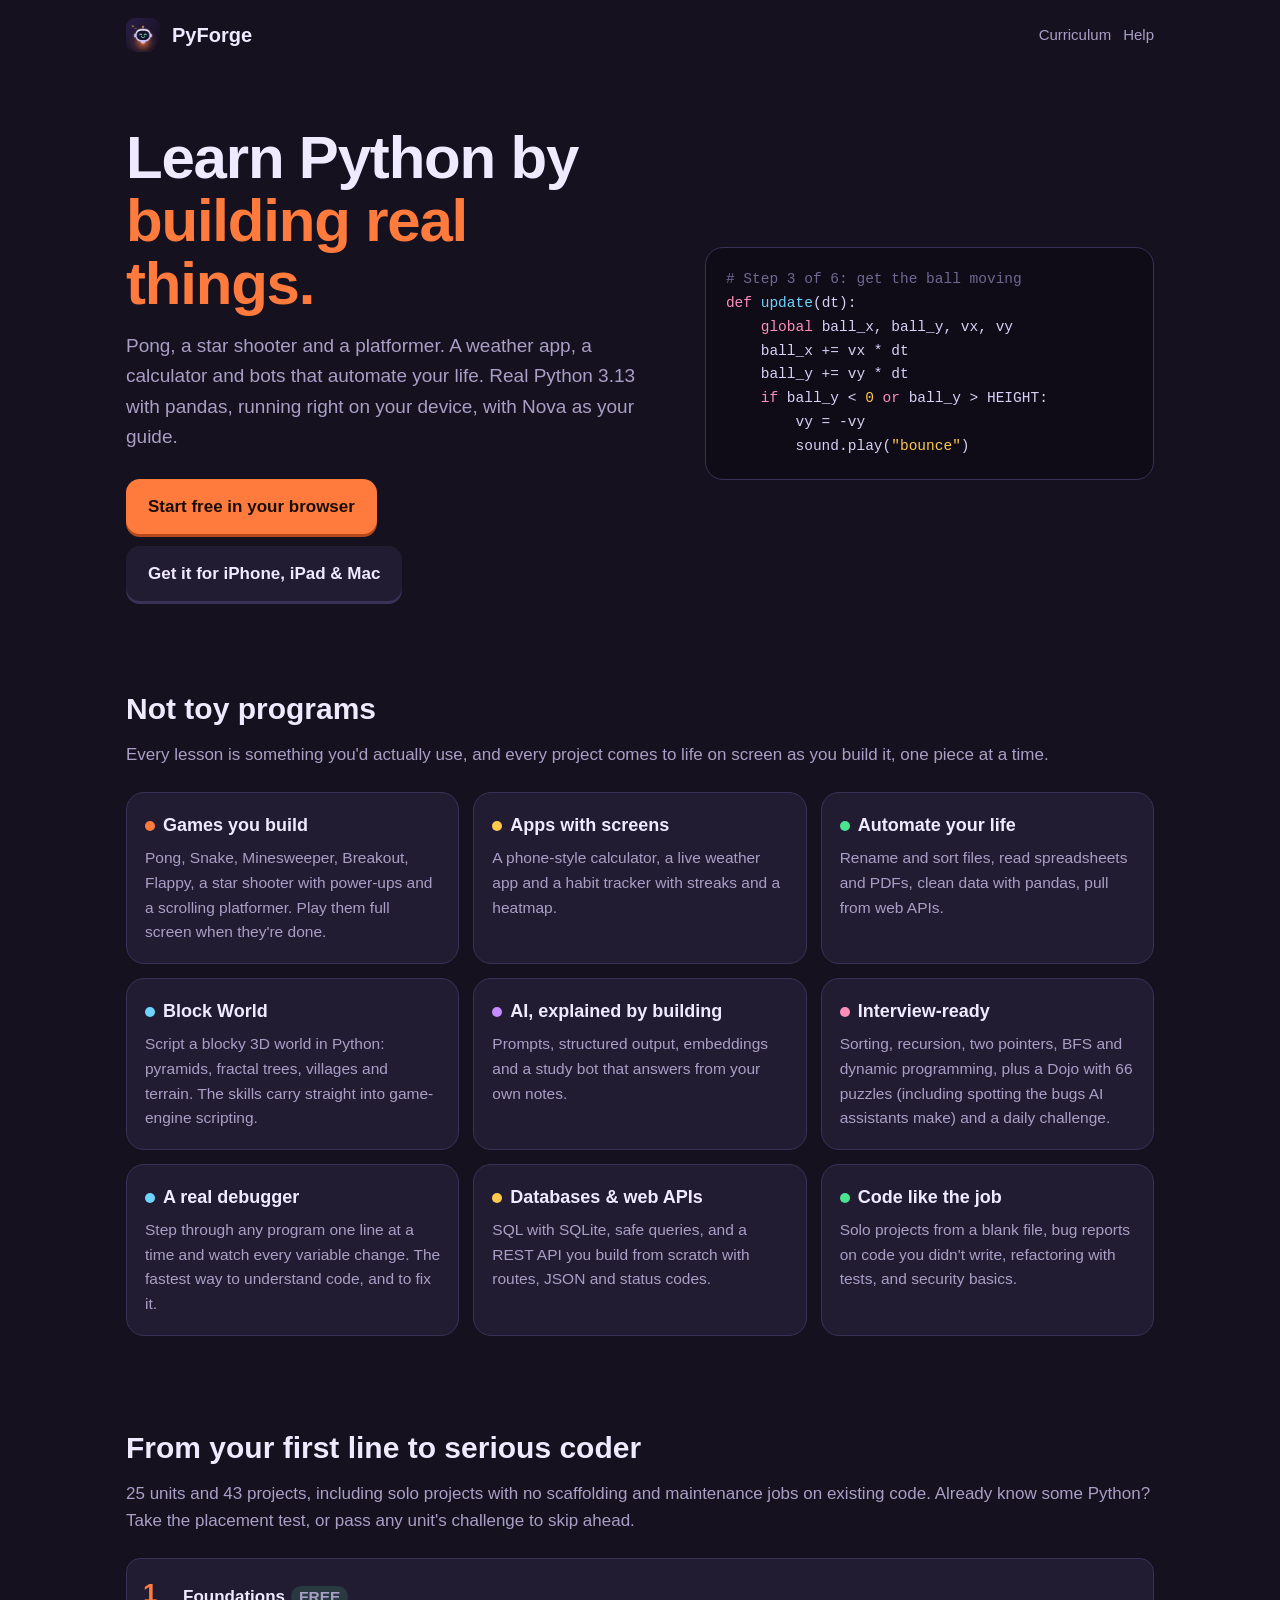
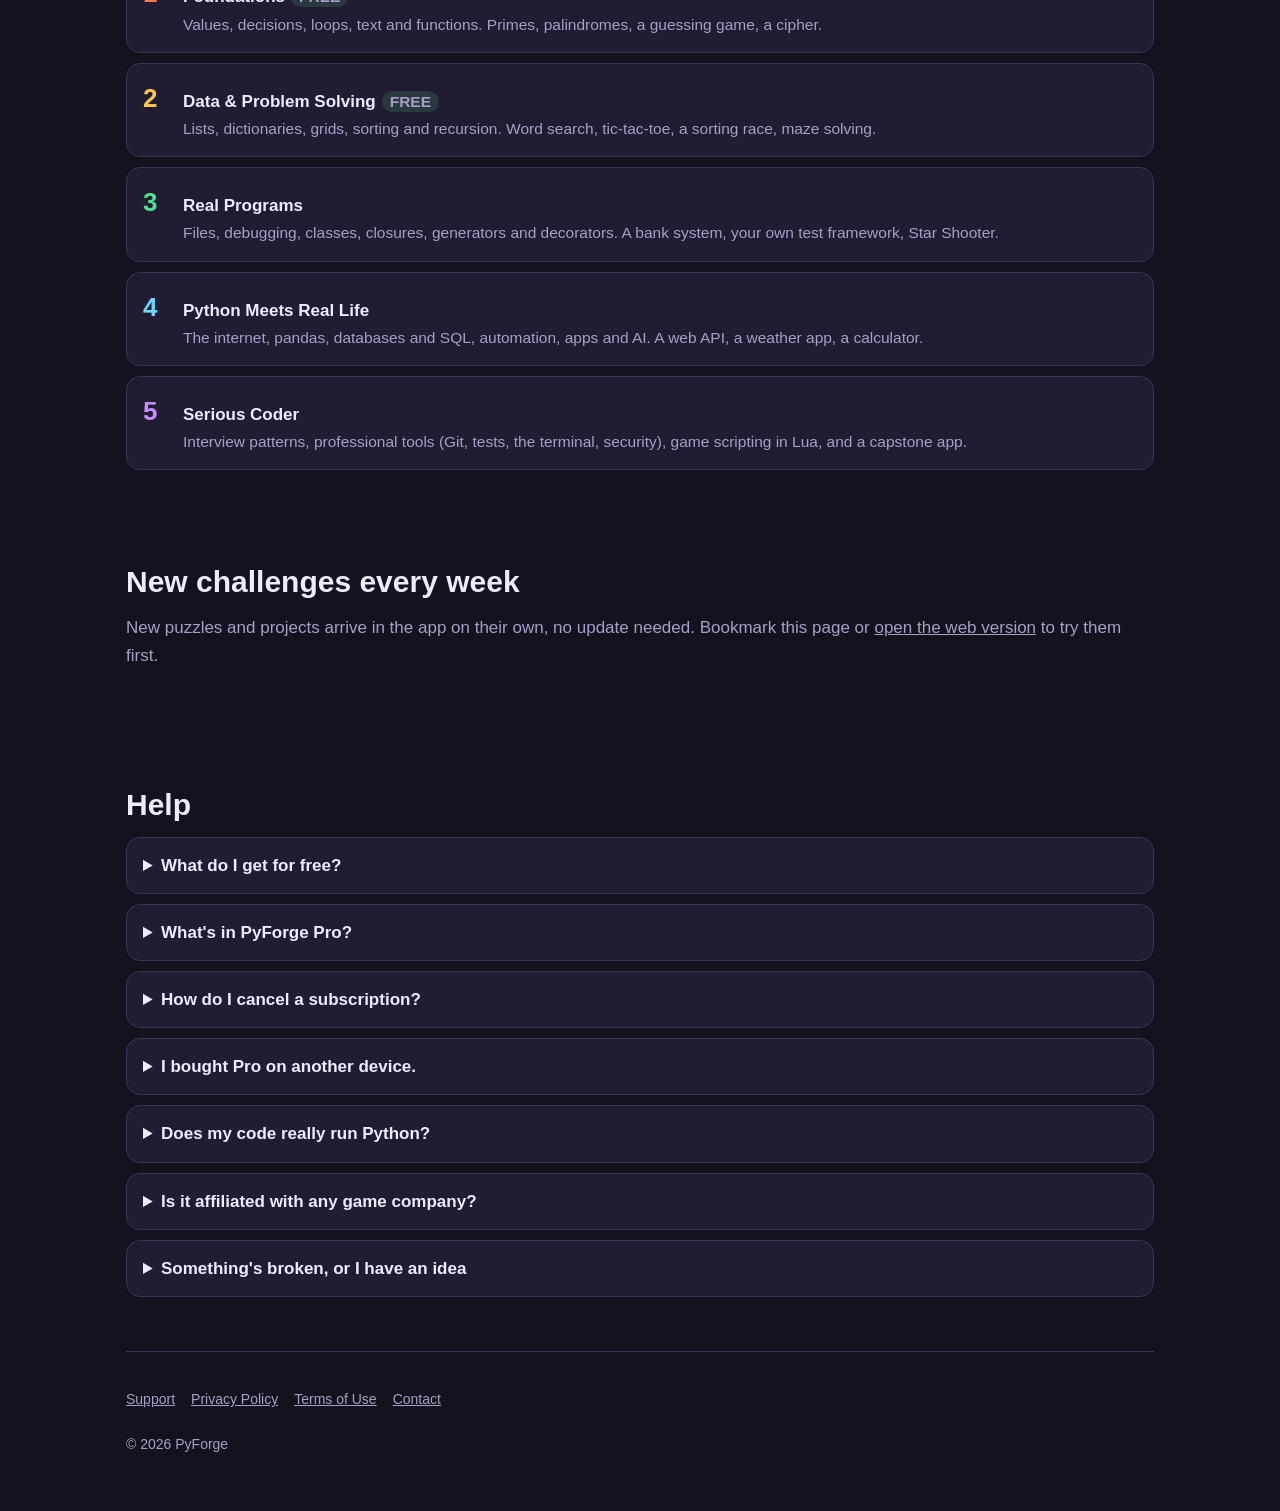
<file: index.html>
<!doctype html>
<html lang="en">
<head>
<meta charset="utf-8">
<meta name="viewport" content="width=device-width, initial-scale=1">
<title>PyForge</title>
<meta name="description" content="Learn real Python by building games, apps, automations and AI tools. Free in your browser, and on iPhone, iPad and Mac.">
<link rel="icon" href="icon.png">
<style>
  :root { --bg: #15111f; --bg2: #1b1628; --panel: #221c33; --line: #3a3256; --ink: #efeaff; --muted: #a99fc6; --ember: #ff7a3d; --gold: #ffc94d; --ice: #6fd3ff; --leaf: #4be38f; --violet: #c58bff; }
  * { box-sizing: border-box; }
  body { margin: 0; background: var(--bg); color: var(--ink); font: 17px/1.6 -apple-system, BlinkMacSystemFont, "Segoe UI", sans-serif; }
  a { color: inherit; }
  .wrap { max-width: 1060px; margin: 0 auto; padding: 0 16px; }
  nav { display: flex; align-items: center; gap: 12px; padding: 18px 0; }
  nav img { width: 34px; height: 34px; border-radius: 9px; }
  nav b { font-size: 20px; flex: 1; }
  nav a { color: var(--muted); text-decoration: none; font-size: 15px; }
  .hero { padding: 56px 0 40px; display: grid; grid-template-columns: 1.2fr 1fr; gap: 40px; align-items: center; }
  h1 { font-size: clamp(36px, 6vw, 60px); line-height: 1.05; margin: 0 0 16px; letter-spacing: -.02em; }
  h1 em { font-style: normal; color: var(--ember); }
  .lead { color: var(--muted); font-size: 19px; margin: 0 0 26px; }
  .btns { display: flex; gap: 12px; flex-wrap: wrap; }
  .btn { display: inline-block; padding: 14px 22px; border-radius: 14px; font-weight: 700; text-decoration: none; background: var(--ember); color: #1a0d05; box-shadow: 0 3px 0 #b6491b; }
  .btn.ghost { background: var(--panel); color: var(--ink); box-shadow: 0 3px 0 var(--line); }
  .code { background: #0f0c18; border: 1px solid var(--line); border-radius: 18px; padding: 20px; font: 14.5px/1.65 ui-monospace, Menlo, monospace; color: #d8d0f5; white-space: pre; overflow-x: auto; }
  .k { color: #ff8fb8; } .f { color: var(--ice); } .s { color: var(--gold); } .c { color: #6f6890; }
  section { padding: 44px 0; }
  h2 { font-size: 30px; margin: 0 0 8px; }
  .sub { color: var(--muted); margin: 0 0 24px; }
  .grid { display: grid; grid-template-columns: repeat(3, 1fr); gap: 14px; }
  .card { background: var(--panel); border: 1px solid var(--line); border-radius: 18px; padding: 18px; }
  .card h3 { margin: 0 0 6px; font-size: 18px; }
  .card p { margin: 0; color: var(--muted); font-size: 15.5px; }
  .dot { width: 10px; height: 10px; border-radius: 50%; display: inline-block; margin-right: 8px; }
  .stages { display: grid; gap: 10px; }
  .stage { display: flex; gap: 14px; align-items: baseline; background: var(--panel); border: 1px solid var(--line); border-radius: 14px; padding: 14px 16px; }
  .stage b { font-size: 26px; min-width: 26px; }
  .stage span { color: var(--muted); font-size: 15.5px; }
  .free { font-size: 12px; font-weight: 700; padding: 2px 8px; border-radius: 99px; background: rgba(75, 227, 143, .15); color: var(--leaf); margin-left: 6px; }
  details { background: var(--panel); border: 1px solid var(--line); border-radius: 14px; padding: 14px 16px; margin-bottom: 10px; }
  summary { cursor: pointer; font-weight: 600; }
  details p { color: var(--muted); margin: 8px 0 0; }
  footer { padding: 36px 0 56px; color: var(--muted); font-size: 14px; border-top: 1px solid var(--line); }
  footer a { margin-right: 16px; }
  @media (max-width: 820px) { .hero { grid-template-columns: 1fr; padding-top: 24px; } .grid { grid-template-columns: 1fr; } }
</style>
</head>
<body>
<div class="wrap">
  <nav><img src="icon.png" alt=""><b>PyForge</b><a href="#curriculum">Curriculum</a><a href="#help">Help</a></nav>

  <div class="hero">
    <div>
      <h1>Learn Python by <em>building real things.</em></h1>
      <p class="lead">Pong, a star shooter and a platformer. A weather app, a calculator and bots that automate your life. Real Python 3.13 with pandas, running right on your device, with Nova as your guide.</p>
      <div class="btns">
        <a class="btn" href="play/">Start free in your browser</a>
        <a class="btn ghost" href="https://apps.apple.com/app/idYOUR-APP-ID">Get it for iPhone, iPad &amp; Mac</a>
      </div>
    </div>
    <div class="code"><span class="c"># Step 3 of 6: get the ball moving</span>
<span class="k">def</span> <span class="f">update</span>(dt):
    <span class="k">global</span> ball_x, ball_y, vx, vy
    ball_x += vx * dt
    ball_y += vy * dt
    <span class="k">if</span> ball_y &lt; <span class="s">0</span> <span class="k">or</span> ball_y &gt; HEIGHT:
        vy = -vy
        sound.play(<span class="s">"bounce"</span>)</div>
  </div>

  <section>
    <h2>Not toy programs</h2>
    <p class="sub">Every lesson is something you'd actually use, and every project comes to life on screen as you build it, one piece at a time.</p>
    <div class="grid">
      <div class="card"><h3><span class="dot" style="background:var(--ember)"></span>Games you build</h3><p>Pong, Snake, Minesweeper, Breakout, Flappy, a star shooter with power-ups and a scrolling platformer. Play them full screen when they're done.</p></div>
      <div class="card"><h3><span class="dot" style="background:var(--gold)"></span>Apps with screens</h3><p>A phone-style calculator, a live weather app and a habit tracker with streaks and a heatmap.</p></div>
      <div class="card"><h3><span class="dot" style="background:var(--leaf)"></span>Automate your life</h3><p>Rename and sort files, read spreadsheets and PDFs, clean data with pandas, pull from web APIs.</p></div>
      <div class="card"><h3><span class="dot" style="background:var(--ice)"></span>Block World</h3><p>Script a blocky 3D world in Python: pyramids, fractal trees, villages and terrain. The skills carry straight into game-engine scripting.</p></div>
      <div class="card"><h3><span class="dot" style="background:var(--violet)"></span>AI, explained by building</h3><p>Prompts, structured output, embeddings and a study bot that answers from your own notes.</p></div>
      <div class="card"><h3><span class="dot" style="background:#ff8fb8"></span>Interview-ready</h3><p>Sorting, recursion, two pointers, BFS and dynamic programming, plus a Dojo with 66 puzzles (including spotting the bugs AI assistants make) and a daily challenge.</p></div>
      <div class="card"><h3><span class="dot" style="background:var(--ice)"></span>A real debugger</h3><p>Step through any program one line at a time and watch every variable change. The fastest way to understand code, and to fix it.</p></div>
      <div class="card"><h3><span class="dot" style="background:var(--gold)"></span>Databases &amp; web APIs</h3><p>SQL with SQLite, safe queries, and a REST API you build from scratch with routes, JSON and status codes.</p></div>
      <div class="card"><h3><span class="dot" style="background:var(--leaf)"></span>Code like the job</h3><p>Solo projects from a blank file, bug reports on code you didn't write, refactoring with tests, and security basics.</p></div>
    </div>
  </section>

  <section id="curriculum">
    <h2>From your first line to serious coder</h2>
    <p class="sub">25 units and 43 projects, including solo projects with no scaffolding and maintenance jobs on existing code. Already know some Python? Take the placement test, or pass any unit's challenge to skip ahead.</p>
    <div class="stages">
      <div class="stage"><b style="color:var(--ember)">1</b><div><strong>Foundations</strong><span class="free">FREE</span><br><span>Values, decisions, loops, text and functions. Primes, palindromes, a guessing game, a cipher.</span></div></div>
      <div class="stage"><b style="color:var(--gold)">2</b><div><strong>Data &amp; Problem Solving</strong><span class="free">FREE</span><br><span>Lists, dictionaries, grids, sorting and recursion. Word search, tic-tac-toe, a sorting race, maze solving.</span></div></div>
      <div class="stage"><b style="color:var(--leaf)">3</b><div><strong>Real Programs</strong><br><span>Files, debugging, classes, closures, generators and decorators. A bank system, your own test framework, Star Shooter.</span></div></div>
      <div class="stage"><b style="color:var(--ice)">4</b><div><strong>Python Meets Real Life</strong><br><span>The internet, pandas, databases and SQL, automation, apps and AI. A web API, a weather app, a calculator.</span></div></div>
      <div class="stage"><b style="color:var(--violet)">5</b><div><strong>Serious Coder</strong><br><span>Interview patterns, professional tools (Git, tests, the terminal, security), game scripting in Lua, and a capstone app.</span></div></div>
    </div>
  </section>

  <section>
    <h2>New challenges every week</h2>
    <p class="sub">New puzzles and projects arrive in the app on their own, no update needed. Bookmark this page or <a href="play/">open the web version</a> to try them first.</p>
  </section>

  <section id="help">
    <h2>Help</h2>
    <details><summary>What do I get for free?</summary><p>Stages 1 and 2 (10 units, their projects, the first solo project, the debugger, Pong, Snake, Minesweeper, the sorting visualizer and the first Block World builds), the Lab, and the free Dojo puzzles. The free version has ads.</p></details>
    <details><summary>What's in PyForge Pro?</summary><p>Stages 3 to 5, every game and Block World build, every Dojo puzzle, unlimited practice, certificates for every stage, and no ads. Monthly, yearly (with a 7-day free trial) or a one-time lifetime purchase.</p></details>
    <details><summary>How do I cancel a subscription?</summary><p>On your iPhone or iPad: Settings → your name → Subscriptions → PyForge. Or in the app: Me → PyForge Pro → Manage.</p></details>
    <details><summary>I bought Pro on another device.</summary><p>Open the Pro screen and tap Restore purchases while signed in with the same Apple ID.</p></details>
    <details><summary>Does my code really run Python?</summary><p>Yes, real Python 3.13 (CPython compiled to WebAssembly), with pandas, numpy, requests, BeautifulSoup, openpyxl and pypdf. It runs on your device, even offline.</p></details>
    <details><summary>Is it affiliated with any game company?</summary><p>No. PyForge teaches Python and the scripting skills used by many game engines. It isn't affiliated with or endorsed by any game company.</p></details>
    <details><summary>Something's broken, or I have an idea</summary><p>Email <a href="mailto:sagarika125@gmail.com">sagarika125@gmail.com</a>. Include your device and what you were doing, and we'll get back to you.</p></details>
  </section>

  <footer><a href="support.html">Support</a><a href="privacy.html">Privacy Policy</a><a href="https://www.apple.com/legal/internet-services/itunes/dev/stdeula/">Terms of Use</a><a href="mailto:sagarika125@gmail.com">Contact</a><br><br>© 2026 PyForge</footer>
</div>
</body>
</html>
</file>
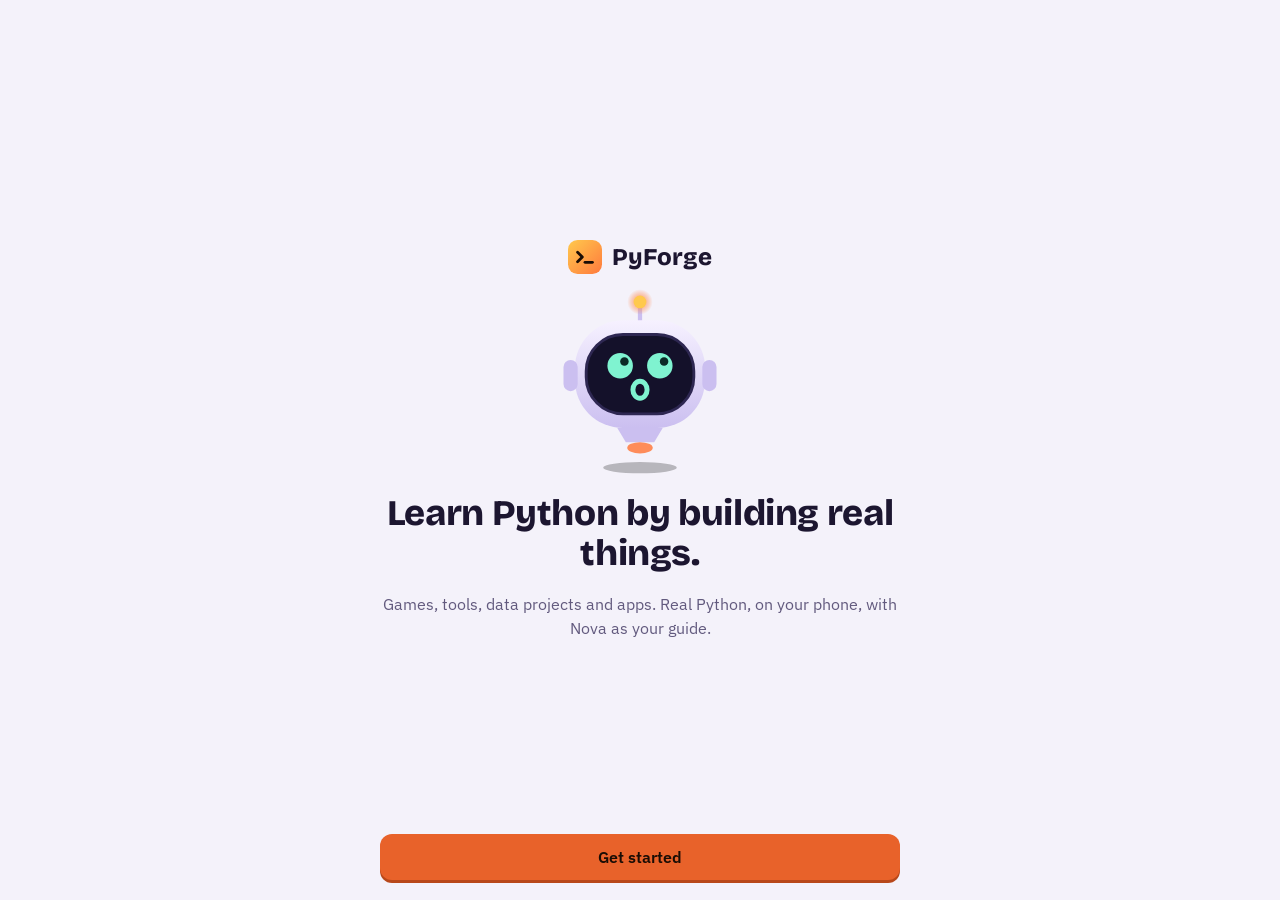
<file: play/index.html>
<!doctype html>
<html lang="en">
<head>
<meta charset="utf-8">
<meta name="viewport" content="width=device-width, initial-scale=1, viewport-fit=cover">
<meta name="format-detection" content="telephone=no">
<meta name="color-scheme" content="dark light">
<title>PyForge</title>
<meta name="description" content="Learn Python by building real things: games, tools, data projects and more.">
<meta name="theme-color" content="#15111f">
<link rel="icon" href="icon.png">
<link rel="stylesheet" href="fonts/fonts.css">
<link rel="stylesheet" href="theme.css">
</head>
<body>
<div id="app"><div class="boot"><div class="boot-spark"></div></div></div>
<script type="module" src="app.js"></script>
</body>
</html>
</file>
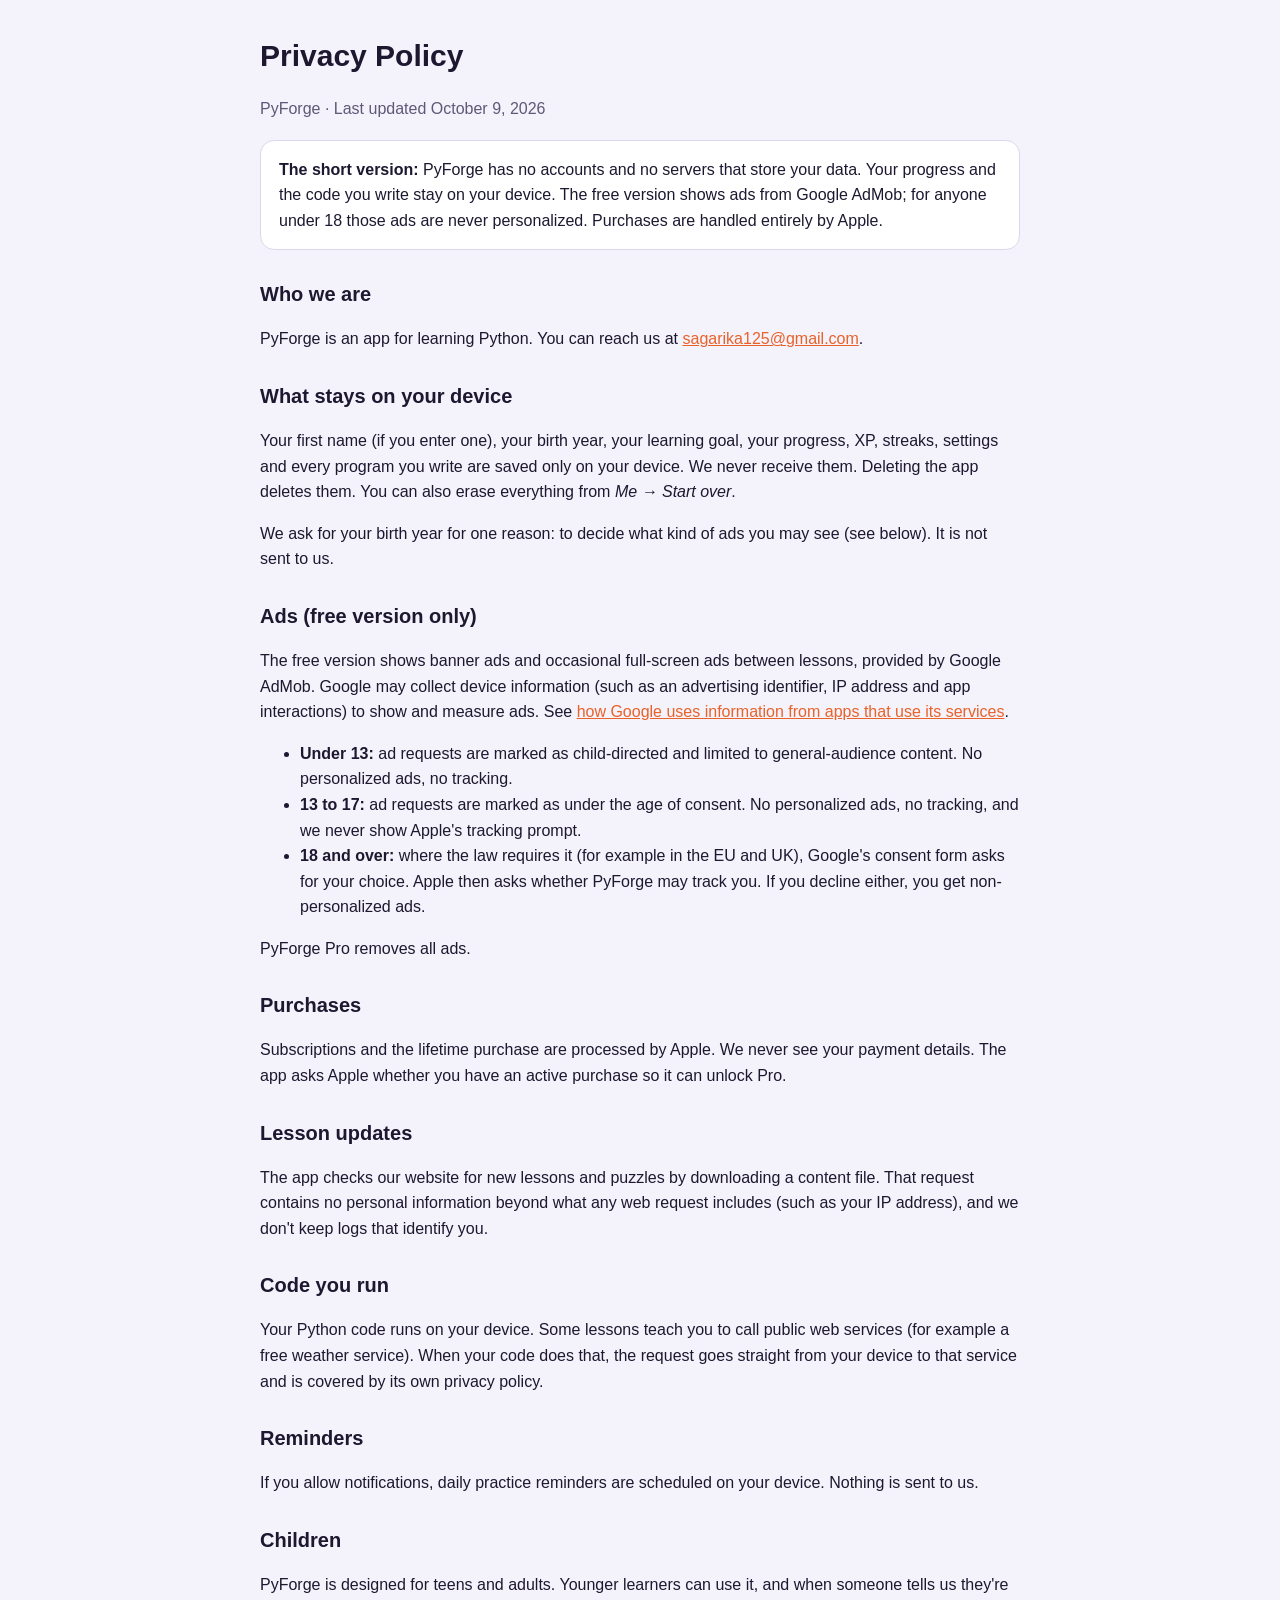
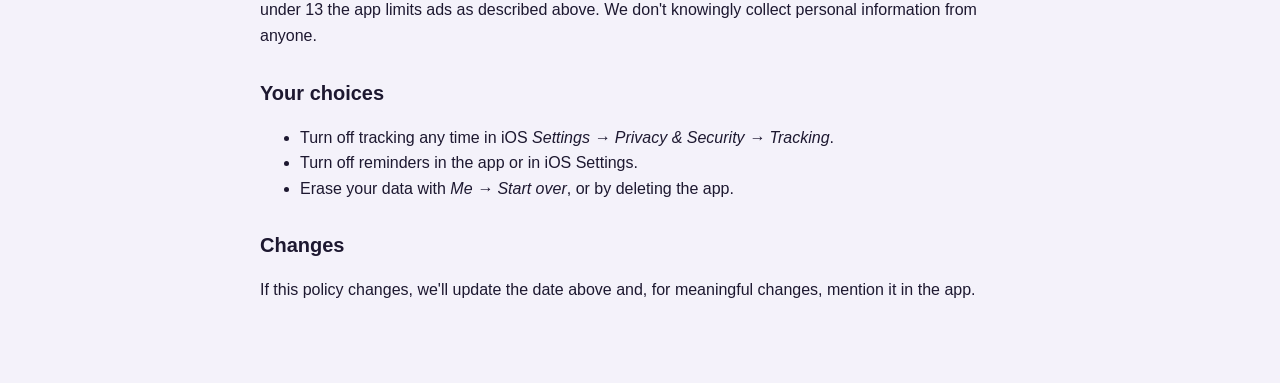
<file: privacy.html>
<!doctype html>
<html lang="en">
<head>
<meta charset="utf-8">
<meta name="viewport" content="width=device-width, initial-scale=1">
<title>PyForge Privacy Policy</title>
<style>
  :root { --bg: #f4f2fa; --ink: #1d1830; --muted: #5f5878; --card: #fff; --line: #ddd6ee; --accent: #e8622a; }
  @media (prefers-color-scheme: dark) { :root { --bg: #15111f; --ink: #efeaff; --muted: #a99fc6; --card: #221c33; --line: #3a3256; --accent: #ff7a3d; } }
  body { margin: 0; background: var(--bg); color: var(--ink); font: 16px/1.6 -apple-system, BlinkMacSystemFont, "Segoe UI", sans-serif; }
  main { max-width: 760px; margin: 0 auto; padding: 32px 16px 64px; }
  h1 { font-size: 30px; margin: 0 0 4px; } h2 { font-size: 20px; margin: 28px 0 6px; }
  .muted { color: var(--muted); } a { color: var(--accent); }
  .card { background: var(--card); border: 1px solid var(--line); border-radius: 14px; padding: 16px 18px; margin: 18px 0; }
</style>
</head>
<body><main>
<h1>Privacy Policy</h1>
<p class="muted">PyForge · Last updated October 9, 2026</p>

<div class="card"><b>The short version:</b> PyForge has no accounts and no servers that store your data. Your progress and the code you write stay on your device. The free version shows ads from Google AdMob; for anyone under 18 those ads are never personalized. Purchases are handled entirely by Apple.</div>

<h2>Who we are</h2>
<p>PyForge is an app for learning Python. You can reach us at <a href="mailto:sagarika125@gmail.com">sagarika125@gmail.com</a>.</p>

<h2>What stays on your device</h2>
<p>Your first name (if you enter one), your birth year, your learning goal, your progress, XP, streaks, settings and every program you write are saved only on your device. We never receive them. Deleting the app deletes them. You can also erase everything from <i>Me → Start over</i>.</p>
<p>We ask for your birth year for one reason: to decide what kind of ads you may see (see below). It is not sent to us.</p>

<h2>Ads (free version only)</h2>
<p>The free version shows banner ads and occasional full-screen ads between lessons, provided by Google AdMob. Google may collect device information (such as an advertising identifier, IP address and app interactions) to show and measure ads. See <a href="https://policies.google.com/technologies/partner-sites" target="_blank" rel="noopener">how Google uses information from apps that use its services</a>.</p>
<ul>
  <li><b>Under 13:</b> ad requests are marked as child-directed and limited to general-audience content. No personalized ads, no tracking.</li>
  <li><b>13 to 17:</b> ad requests are marked as under the age of consent. No personalized ads, no tracking, and we never show Apple's tracking prompt.</li>
  <li><b>18 and over:</b> where the law requires it (for example in the EU and UK), Google's consent form asks for your choice. Apple then asks whether PyForge may track you. If you decline either, you get non-personalized ads.</li>
</ul>
<p>PyForge Pro removes all ads.</p>

<h2>Purchases</h2>
<p>Subscriptions and the lifetime purchase are processed by Apple. We never see your payment details. The app asks Apple whether you have an active purchase so it can unlock Pro.</p>

<h2>Lesson updates</h2>
<p>The app checks our website for new lessons and puzzles by downloading a content file. That request contains no personal information beyond what any web request includes (such as your IP address), and we don't keep logs that identify you.</p>

<h2>Code you run</h2>
<p>Your Python code runs on your device. Some lessons teach you to call public web services (for example a free weather service). When your code does that, the request goes straight from your device to that service and is covered by its own privacy policy.</p>

<h2>Reminders</h2>
<p>If you allow notifications, daily practice reminders are scheduled on your device. Nothing is sent to us.</p>

<h2>Children</h2>
<p>PyForge is designed for teens and adults. Younger learners can use it, and when someone tells us they're under 13 the app limits ads as described above. We don't knowingly collect personal information from anyone.</p>

<h2>Your choices</h2>
<ul>
  <li>Turn off tracking any time in iOS <i>Settings → Privacy &amp; Security → Tracking</i>.</li>
  <li>Turn off reminders in the app or in iOS Settings.</li>
  <li>Erase your data with <i>Me → Start over</i>, or by deleting the app.</li>
</ul>

<h2>Changes</h2>
<p>If this policy changes, we'll update the date above and, for meaningful changes, mention it in the app.</p>
</main></body>
</html>
</file>
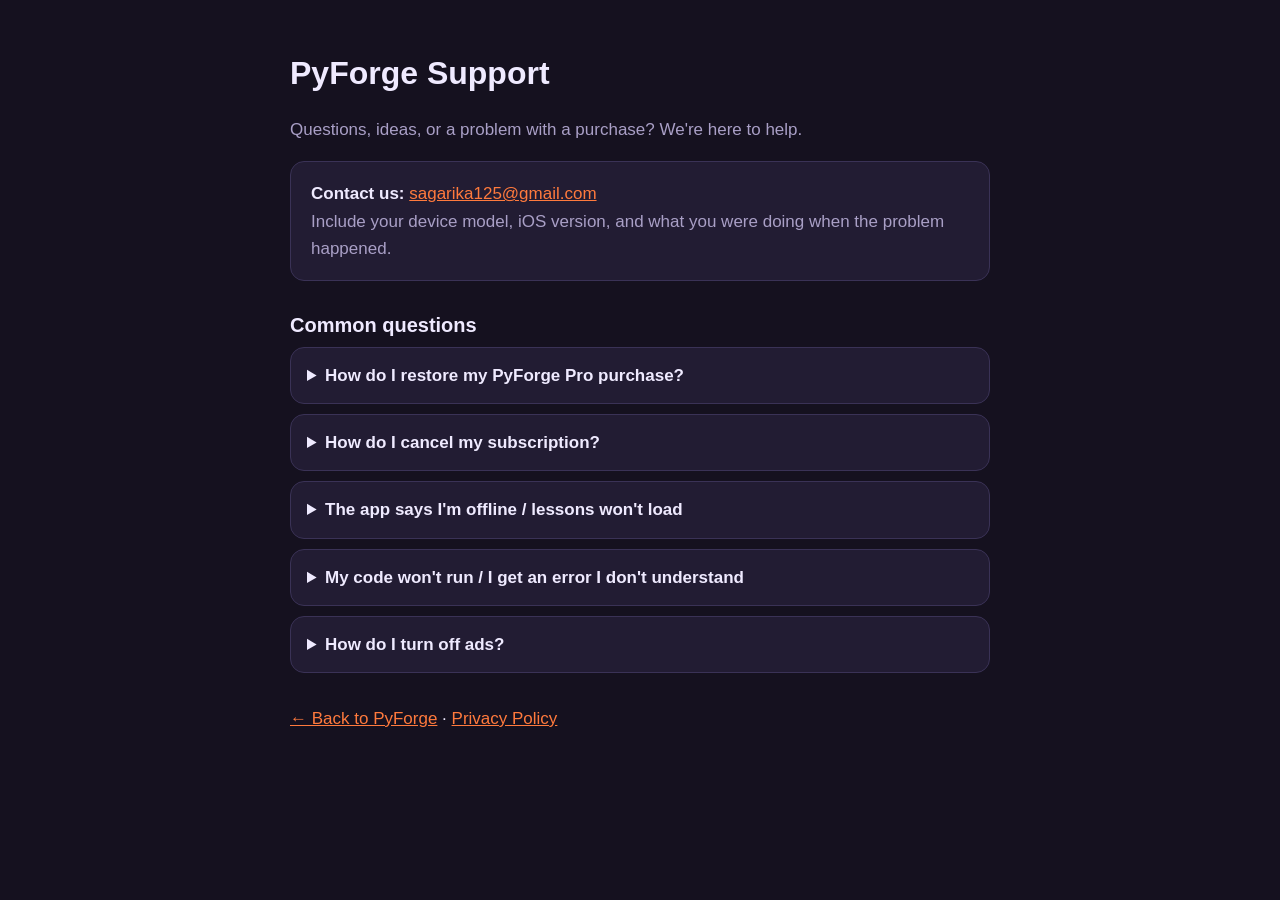
<file: support.html>
<!doctype html>
<html lang="en">
<head>
<meta charset="utf-8">
<meta name="viewport" content="width=device-width, initial-scale=1">
<title>PyForge Support</title>
<style>
  :root { --bg: #15111f; --panel: #221c33; --line: #3a3256; --ink: #efeaff; --muted: #a99fc6; --ember: #ff7a3d; }
  body { margin: 0; background: var(--bg); color: var(--ink); font: 17px/1.6 -apple-system, BlinkMacSystemFont, "Segoe UI", sans-serif; }
  main { max-width: 700px; margin: 0 auto; padding: 48px 16px 64px; }
  h1 { font-size: 32px; margin: 0 0 8px; } h2 { font-size: 20px; margin: 28px 0 6px; }
  .muted { color: var(--muted); } a { color: var(--ember); }
  .card { background: var(--panel); border: 1px solid var(--line); border-radius: 14px; padding: 18px 20px; margin: 18px 0; }
  details { background: var(--panel); border: 1px solid var(--line); border-radius: 14px; padding: 14px 16px; margin-bottom: 10px; }
  summary { cursor: pointer; font-weight: 600; }
  details p { color: var(--muted); margin: 8px 0 0; }
</style>
</head>
<body><main>
<h1>PyForge Support</h1>
<p class="muted">Questions, ideas, or a problem with a purchase? We're here to help.</p>
<div class="card"><b>Contact us:</b> <a href="mailto:sagarika125@gmail.com">sagarika125@gmail.com</a><br><span class="muted">Include your device model, iOS version, and what you were doing when the problem happened.</span></div>
<h2>Common questions</h2>
<details><summary>How do I restore my PyForge Pro purchase?</summary><p>Open the app, go to the Me tab, and tap "Restore Purchases". Make sure you're signed in with the same Apple ID you used to buy it.</p></details>
<details><summary>How do I cancel my subscription?</summary><p>Open the Settings app on your iPhone or iPad, tap your name at the top, then Subscriptions, then PyForge Pro, and choose Cancel. You keep Pro until the end of the current billing period.</p></details>
<details><summary>The app says I'm offline / lessons won't load</summary><p>PyForge runs fully offline once installed. If a lesson fails to open, force-quit the app and reopen it. If that doesn't help, delete and reinstall the app (your progress is stored on the device, so back up anything important from the Lab first).</p></details>
<details><summary>My code won't run / I get an error I don't understand</summary><p>That's what Nova is for — your robot mentor explains every error in plain English. If Nova's explanation doesn't make sense, email us the code and the error message and we'll take a look.</p></details>
<details><summary>How do I turn off ads?</summary><p>PyForge Pro (Monthly, Yearly, or Lifetime) removes all ads. Tap "Get Pro" in the sidebar or the Me tab. Users under 13 always get child-directed, non-personalized ads.</p></details>
<p style="margin-top:32px"><a href="index.html">← Back to PyForge</a> · <a href="privacy.html">Privacy Policy</a></p>
</main></body>
</html>
</file>
<file: play/fonts/fonts.css>
@font-face{font-family:"Bricolage Grotesque";font-style:normal;font-weight:500;font-display:swap;src:url(bricolage-grotesque-latin-500-normal.woff2) format("woff2")}
@font-face{font-family:"Bricolage Grotesque";font-style:normal;font-weight:700;font-display:swap;src:url(bricolage-grotesque-latin-700-normal.woff2) format("woff2")}
@font-face{font-family:"Bricolage Grotesque";font-style:normal;font-weight:800;font-display:swap;src:url(bricolage-grotesque-latin-800-normal.woff2) format("woff2")}
@font-face{font-family:"IBM Plex Sans";font-style:normal;font-weight:400;font-display:swap;src:url(ibm-plex-sans-latin-400-normal.woff2) format("woff2")}
@font-face{font-family:"IBM Plex Sans";font-style:normal;font-weight:500;font-display:swap;src:url(ibm-plex-sans-latin-500-normal.woff2) format("woff2")}
@font-face{font-family:"IBM Plex Sans";font-style:normal;font-weight:600;font-display:swap;src:url(ibm-plex-sans-latin-600-normal.woff2) format("woff2")}
@font-face{font-family:"JetBrains Mono";font-style:normal;font-weight:400;font-display:swap;src:url(jetbrains-mono-latin-400-normal.woff2) format("woff2")}
@font-face{font-family:"JetBrains Mono";font-style:normal;font-weight:600;font-display:swap;src:url(jetbrains-mono-latin-600-normal.woff2) format("woff2")}
</file>
<file: play/theme.css>
/* PyForge design system. Dark "forge" by default, with a light theme. */
:root {
  --bg: #15111f; --bg-2: #1b1628; --panel: #221c33; --panel-2: #2b2441; --line: #3a3256; --line-2: #4a4170;
  --text: #f4effc; --muted: #a99fc6; --faint: #7a7198;
  --ember: #ff7a3d; --ember-2: #ff9a5c; --ember-d: #c9531d; --gold: #ffc94d; --ice: #6fd3ff; --leaf: #4be38f; --berry: #ff5c8a; --violet: #c58bff;
  --ok: #4be38f; --ok-bg: #173c2b; --bad: #ff6b6b; --bad-bg: #44202a; --warn: #ffc94d;
  --code-bg: #100d19; --code-text: #ece6fb; --sel: #3b3260;
  --shadow: 0 10px 30px rgba(0, 0, 0, .35);
  --r-s: 8px; --r-m: 12px; --r-l: 18px; --r-xl: 26px;
  --f-display: "Bricolage Grotesque", "Avenir Next", system-ui, sans-serif;
  --f-body: "IBM Plex Sans", system-ui, -apple-system, sans-serif;
  --f-code: "JetBrains Mono", ui-monospace, "SF Mono", Menlo, monospace;
  --safe-t: env(safe-area-inset-top, 0px); --safe-b: env(safe-area-inset-bottom, 0px);
  --ad-h: 0px; --tab-h: 62px;
  color-scheme: dark;
}
:root[data-theme="light"] {
  --bg: #f4f2fa; --bg-2: #ece8f6; --panel: #ffffff; --panel-2: #f3f0fa; --line: #ddd6ee; --line-2: #c9c0e2;
  --text: #1c1630; --muted: #625a7e; --faint: #8e86a8;
  --ember: #e8622a; --ember-2: #f07a3f; --ember-d: #b8481a; --gold: #c98f00; --ice: #1592c9; --leaf: #0f9d58; --berry: #d63b6a; --violet: #7d4fd0;
  --ok: #0f9d58; --ok-bg: #dcf5e7; --bad: #d63b3b; --bad-bg: #fde4e4; --warn: #b98000;
  --code-bg: #1b1628; --code-text: #ece6fb; --sel: #3b3260;
  --shadow: 0 10px 30px rgba(40, 20, 80, .12);
  color-scheme: light;
}
* { box-sizing: border-box; }
html, body { margin: 0; height: 100%; }
body { background: var(--bg); color: var(--text); font: 400 16px/1.5 var(--f-body); -webkit-font-smoothing: antialiased; -webkit-tap-highlight-color: transparent; overscroll-behavior-y: none; }
button { font: inherit; color: inherit; cursor: pointer; -webkit-user-select: none; user-select: none; touch-action: manipulation; }
a { color: var(--ice); }
:focus-visible { outline: 2px solid var(--gold); outline-offset: 2px; }
h1, h2, h3, h4 { font-family: var(--f-display); margin: 0; line-height: 1.1; letter-spacing: -.01em; }
h1 { font-size: 31px; font-weight: 800; }
h2 { font-size: 24px; font-weight: 700; }
h3 { font-size: 19px; font-weight: 700; }
p { margin: 0 0 .75em; }
code, kbd, pre { font-family: var(--f-code); }
code, kbd, pre, .cm-editor, .mono, .opt.code, .pline, .keys button { font-variant-ligatures: none; font-feature-settings: "liga" 0, "calt" 0; }
.muted { color: var(--muted); }
.faint { color: var(--faint); }
.small { font-size: 13.5px; }
.mono { font-family: var(--f-code); }
.row { display: flex; align-items: center; gap: 10px; }
.col { display: flex; flex-direction: column; gap: 10px; }
.grow { flex: 1; min-width: 0; }
.center { text-align: center; }
.hide { display: none !important; }
.sr { position: absolute; width: 1px; height: 1px; overflow: hidden; clip: rect(0 0 0 0); }

/* boot */
.boot { height: 100vh; display: grid; place-items: center; }
.boot-spark { width: 18px; height: 18px; border-radius: 50%; background: var(--ember); box-shadow: 0 0 40px 10px rgba(255, 122, 61, .5); animation: pulse 1.2s ease-in-out infinite; }
@keyframes pulse { 50% { transform: scale(.6); opacity: .6; } }

/* ---------- shell ---------- */
.shell { min-height: 100vh; display: flex; }
.sidebar { display: none; }
.main { flex: 1; min-width: 0; padding: calc(var(--safe-t) + 14px) 16px calc(var(--tab-h) + var(--safe-b) + var(--ad-h) + 24px); max-width: 1100px; margin: 0 auto; width: 100%; }
.tabs { position: fixed; left: 0; right: 0; bottom: var(--ad-h); z-index: 30; display: flex; background: color-mix(in srgb, var(--bg-2) 92%, transparent); backdrop-filter: blur(14px); -webkit-backdrop-filter: blur(14px); border-top: 1px solid var(--line); padding-bottom: var(--safe-b); }
.tabs button { flex: 1; background: none; border: 0; padding: 8px 0 7px; display: flex; flex-direction: column; align-items: center; gap: 3px; color: var(--faint); font-size: 11.5px; font-weight: 500; }
.tabs button svg { width: 24px; height: 24px; }
.tabs button.on { color: var(--text); }
.tabs button.on svg { color: var(--ember); }
.web-ad { position: fixed; left: 0; right: 0; bottom: 0; height: var(--ad-h); }
@media (min-width: 900px) {
  .sidebar { display: flex; flex-direction: column; gap: 4px; position: sticky; top: 0; height: 100vh; width: 232px; flex: none; padding: 22px 14px; border-right: 1px solid var(--line); background: var(--bg-2); }
  .sidebar .brand { display: flex; align-items: center; gap: 10px; padding: 4px 10px 22px; font: 800 22px var(--f-display); }
  .sidebar button { display: flex; align-items: center; gap: 12px; background: none; border: 0; text-align: left; padding: 11px 12px; border-radius: var(--r-m); color: var(--muted); font-weight: 500; }
  .sidebar button svg { width: 22px; height: 22px; }
  .sidebar button:hover { background: var(--panel); color: var(--text); }
  .sidebar button.on { background: var(--panel-2); color: var(--text); }
  .sidebar button.on svg { color: var(--ember); }
  .sidebar .side-foot { margin-top: auto; }
  .tabs { display: none; }
  .main { padding: 30px 36px calc(40px + var(--ad-h)); }
}

/* ---------- buttons ---------- */
.btn { display: inline-flex; align-items: center; justify-content: center; gap: 8px; border: 0; border-radius: var(--r-m); padding: 13px 18px; font: 600 16px var(--f-body); background: var(--ember); color: #1a0d05; box-shadow: 0 3px 0 var(--ember-d); transition: transform .06s, filter .15s; white-space: nowrap; }
.btn:hover { filter: brightness(1.06); }
.btn:active:not(:disabled) { transform: translateY(2px); box-shadow: 0 1px 0 var(--ember-d); }
.btn:disabled { opacity: .45; cursor: not-allowed; }
.btn.block { width: 100%; }
.btn.ghost { background: var(--panel-2); color: var(--text); box-shadow: 0 3px 0 var(--line); }
.btn.ghost:active:not(:disabled) { box-shadow: 0 1px 0 var(--line); }
.btn.ok { background: var(--leaf); color: #062614; box-shadow: 0 3px 0 #1f9c58; }
.btn.bad { background: var(--bad); color: #2a0606; box-shadow: 0 3px 0 #b33d3d; }
.btn.ice { background: var(--ice); color: #04263a; box-shadow: 0 3px 0 #2c93c0; }
.btn.small { padding: 8px 12px; font-size: 14px; border-radius: 10px; }
.btn.tiny { padding: 5px 9px; font-size: 13px; border-radius: 8px; box-shadow: none; }
.link { background: none; border: 0; padding: 0; color: var(--ice); font-weight: 500; }
.icon-btn { width: 38px; height: 38px; border-radius: 12px; border: 1px solid var(--line); background: var(--panel); display: grid; place-items: center; flex: none; padding: 0; }
.icon-btn svg { width: 20px; height: 20px; }
.chip { display: inline-flex; align-items: center; gap: 6px; padding: 4px 10px; border-radius: 999px; background: var(--panel-2); border: 1px solid var(--line); font-size: 13px; font-weight: 500; white-space: nowrap; }
.chip.ember { color: var(--ember); } .chip.gold { color: var(--gold); } .chip.ice { color: var(--ice); } .chip.leaf { color: var(--leaf); }
.chip.pro { background: linear-gradient(90deg, var(--ember), var(--gold)); color: #1a0d05; border: 0; font-weight: 700; font-size: 11.5px; padding: 2px 8px; }

/* ---------- cards ---------- */
.card { background: var(--panel); border: 1px solid var(--line); border-radius: var(--r-l); padding: 18px; }
.card.tight { padding: 14px; }
.section { margin: 28px 0 12px; }
.section-head { display: flex; align-items: baseline; justify-content: space-between; gap: 10px; margin-bottom: 12px; }

/* ---------- home ---------- */
.top { display: flex; align-items: center; gap: 10px; margin-bottom: 18px; }
.top h1 { font-size: 27px; }
.stat-pills { display: flex; gap: 8px; }
.hero { position: relative; overflow: hidden; border-radius: var(--r-xl); padding: 20px; background: radial-gradient(120% 140% at 100% 0%, color-mix(in srgb, var(--accent, var(--ember)) 38%, transparent), transparent 60%), var(--panel); border: 1px solid var(--line); display: flex; gap: 16px; align-items: center; }
.hero .nova { width: 92px; flex: none; }
@media (max-width: 560px) { .hero { display: block; padding-right: 20px; } .hero .nova { position: absolute; right: 12px; top: 10px; width: 64px; } .hero .kicker { padding-right: 70px; } .hero h2 { padding-right: 60px; } }
.hero .kicker { font-size: 13px; color: var(--muted); font-weight: 500; }
.hero h2 { margin: 2px 0 6px; }
.goal-ring { position: relative; width: 58px; height: 58px; flex: none; }
.goal-ring svg { transform: rotate(-90deg); }
.goal-ring span { position: absolute; inset: 0; display: grid; place-items: center; font: 700 13px var(--f-display); text-align: center; line-height: 1; }
.stage { margin-top: 34px; }
.stage-head { display: flex; gap: 14px; align-items: flex-start; margin-bottom: 14px; }
.stage-num { font: 800 58px/0.82 var(--f-display); color: var(--stage); letter-spacing: -.04em; min-width: 34px; }
.stage-head p { margin: 4px 0 0; color: var(--muted); font-size: 14.5px; max-width: 60ch; }
.units { display: grid; grid-template-columns: repeat(2, minmax(0, 1fr)); gap: 12px; }
@media (min-width: 700px) { .units { grid-template-columns: repeat(3, minmax(0, 1fr)); } }
.unit { position: relative; text-align: left; border: 1px solid var(--line); border-radius: var(--r-l); padding: 14px 14px 12px; background: var(--panel); min-height: 132px; display: flex; flex-direction: column; overflow: hidden; }
.unit::before { content: ""; position: absolute; inset: 0; background: radial-gradient(90% 80% at 0% 100%, color-mix(in srgb, var(--stage) calc(var(--heat) * 55%), transparent), transparent 70%); pointer-events: none; }
.unit > * { position: relative; }
.unit .n { font: 800 30px/1 var(--f-display); color: var(--stage); }
.unit h4 { font: 700 16px/1.2 var(--f-display); margin: 6px 0 auto; }
.unit .meta { display: flex; align-items: center; justify-content: space-between; margin-top: 12px; font-size: 12.5px; color: var(--muted); }
.unit .bar { height: 5px; border-radius: 3px; background: var(--line); margin-top: 6px; overflow: hidden; }
.unit .bar i { display: block; height: 100%; background: var(--stage); border-radius: 3px; }
.unit.locked { opacity: .55; }
.unit.locked .n { color: var(--faint); }
.unit .badge { position: absolute; top: 12px; right: 12px; }
.unit.current { border-color: var(--stage); box-shadow: 0 0 0 1px var(--stage), 0 10px 30px color-mix(in srgb, var(--stage) 25%, transparent); }

/* ---------- unit page ---------- */
.back-row { display: flex; align-items: center; gap: 10px; margin-bottom: 14px; }
.unit-hero { border-radius: var(--r-xl); padding: 22px; background: radial-gradient(100% 120% at 100% 0%, color-mix(in srgb, var(--stage) 35%, transparent), transparent 65%), var(--panel); border: 1px solid var(--line); }
.unit-hero .n { font: 800 64px/0.85 var(--f-display); color: var(--stage); }
.skills { display: flex; flex-wrap: wrap; gap: 6px; margin-top: 12px; }
.timeline { list-style: none; margin: 0; padding: 0; }
.timeline li { position: relative; padding-left: 52px; }
.timeline li::before { content: ""; position: absolute; left: 19px; top: 44px; bottom: -6px; width: 2px; background: var(--line); }
.timeline li:last-child::before { display: none; }
.tl-node { position: absolute; left: 0; top: 10px; width: 40px; height: 40px; border-radius: 50%; display: grid; place-items: center; font: 700 15px var(--f-display); background: var(--panel-2); border: 2px solid var(--line); }
.tl-node.done { background: var(--stage); border-color: var(--stage); color: #160f05; }
.tl-node.open { border-color: var(--stage); color: var(--stage); }
.tl-item { width: 100%; text-align: left; display: flex; align-items: center; gap: 12px; background: var(--panel); border: 1px solid var(--line); border-radius: var(--r-l); padding: 14px 16px; margin-bottom: 10px; }
.tl-item:disabled { opacity: .5; cursor: not-allowed; }
.tl-item .title { font-weight: 600; }
.extra-card { display: flex; gap: 14px; align-items: center; width: 100%; text-align: left; background: var(--panel); border: 1px solid var(--line); border-radius: var(--r-l); padding: 16px; margin-bottom: 10px; }
.extra-card .ico { width: 46px; height: 46px; border-radius: 14px; display: grid; place-items: center; flex: none; background: var(--panel-2); }
.extra-card .ico svg { width: 26px; height: 26px; }

/* ---------- full-screen player (lessons & projects) ---------- */
.player { position: fixed; inset: 0; z-index: 40; background: var(--bg); display: flex; flex-direction: column; padding-top: var(--safe-t); }
.player-top { display: flex; align-items: center; gap: 12px; padding: 10px 16px; max-width: 1100px; width: 100%; margin: 0 auto; }
.progress { flex: 1; height: 10px; border-radius: 6px; background: var(--line); overflow: hidden; }
.progress i { display: block; height: 100%; border-radius: 6px; background: linear-gradient(90deg, var(--ember), var(--gold)); transition: width .35s ease; }
.player-body { flex: 1; overflow-y: auto; -webkit-overflow-scrolling: touch; }
.player-inner { max-width: 760px; margin: 0 auto; padding: 8px 16px 40px; }
.player-inner.wide { max-width: 1240px; }
.ex-kind { display: inline-flex; align-items: center; gap: 6px; font: 600 13px var(--f-body); color: var(--ember); margin-bottom: 8px; }
.ex-q { font: 600 20px/1.35 var(--f-display); margin: 0 0 14px; }
.player-foot { border-top: 1px solid var(--line); padding: 14px 16px calc(14px + var(--safe-b)); background: var(--bg-2); }
.player-foot .inner { max-width: 760px; margin: 0 auto; display: flex; gap: 10px; align-items: center; }
.player:has(.player-inner.wide) .player-foot .inner, .player:has(.player-inner.wide) .player-top { max-width: 1240px; }
.player-foot.ok { background: var(--ok-bg); border-color: transparent; }
.player-foot.bad { background: var(--bad-bg); border-color: transparent; }
.verdict { font: 700 19px var(--f-display); }
.player-foot.ok .verdict { color: var(--ok); }
.player-foot.bad .verdict { color: var(--bad); }
.why { font-size: 14.5px; margin-top: 3px; }
@media (min-width: 980px) {
  .split { display: grid; grid-template-columns: minmax(300px, 0.85fr) 1.15fr; gap: 26px; align-items: start; }
  .split > .sticky { position: sticky; top: 0; }
}

/* text from lessons */
.md p { margin: 0 0 .7em; }
.md ul, .md ol { margin: 0 0 .7em; padding-left: 1.3em; }
.md-table { overflow-x: auto; margin: 0 0 .8em; border: 1px solid var(--line); border-radius: var(--r-m); }
.md table { border-collapse: collapse; width: 100%; font-size: 14px; }
.md th, .md td { text-align: left; padding: 7px 11px; border-bottom: 1px solid var(--line); vertical-align: top; }
.md th { background: var(--panel-2, var(--panel)); font-weight: 600; }
.md tr:last-child td { border-bottom: 0; }
.md li { margin: .2em 0; }
.md code { background: var(--panel-2); border: 1px solid var(--line); border-radius: 6px; padding: 0 5px; font-size: .9em; }
.md pre { background: var(--code-bg); color: var(--code-text); border-radius: var(--r-m); padding: 12px 14px; overflow-x: auto; font-size: 13.5px; }
.md pre code { background: none; border: 0; padding: 0; }
.md strong { color: var(--text); }
.learn-card { background: var(--panel); border: 1px solid var(--line); border-radius: var(--r-l); padding: 18px; }
.learn-card h2 { margin-bottom: 10px; }

/* options */
.opts { display: grid; gap: 10px; }
.opt { text-align: left; background: var(--panel); border: 1.5px solid var(--line); border-radius: var(--r-m); padding: 13px 15px; font-size: 15.5px; box-shadow: 0 2px 0 var(--line); }
.opt.code { font-family: var(--f-code); font-size: 14.5px; white-space: pre-wrap; }
.opt:hover:not(:disabled) { border-color: var(--line-2); }
.opt.sel { border-color: var(--ice); box-shadow: 0 2px 0 var(--ice); background: color-mix(in srgb, var(--ice) 10%, var(--panel)); }
.opt.right { border-color: var(--ok); box-shadow: 0 2px 0 var(--ok); background: var(--ok-bg); }
.opt.wrong { border-color: var(--bad); box-shadow: 0 2px 0 var(--bad); background: var(--bad-bg); }
pre.code-view { margin: 0 0 14px; background: var(--code-bg); color: var(--code-text); border-radius: var(--r-m); padding: 14px 16px; overflow-x: auto; font-size: 14px; line-height: 1.6; }

/* parsons */
.parsons { display: grid; gap: 8px; }
.pline { display: flex; align-items: center; gap: 8px; text-align: left; width: 100%; font: 14px/1.4 var(--f-code); background: var(--code-bg); color: var(--code-text); border: 1.5px solid var(--line); border-radius: 10px; padding: 10px 12px; white-space: pre; overflow-x: auto; }
.pline .ln { color: var(--faint); width: 1.5em; flex: none; }
.pline.pick { border-color: var(--ice); }
.pline.right { border-color: var(--ok); } .pline.wrong { border-color: var(--bad); }
.pool { display: grid; gap: 8px; margin-top: 14px; padding-top: 14px; border-top: 1px dashed var(--line); }

/* ---------- editor & console ---------- */
.editor-wrap { border: 1px solid var(--line); border-radius: var(--r-m); overflow: hidden; background: var(--code-bg); }
.editor-bar { display: flex; align-items: center; gap: 8px; padding: 6px 8px 6px 12px; background: color-mix(in srgb, var(--code-bg) 80%, #000); border-bottom: 1px solid #2a2340; color: #a99fc6; font: 500 12.5px var(--f-code); }
.cm-editor { font-size: var(--code-size, 14.5px); background: var(--code-bg); color: var(--code-text); }
.cm-editor.cm-focused { outline: none; }
.cm-scroller { font-family: var(--f-code) !important; line-height: 1.6; }
.cm-gutters { background: var(--code-bg) !important; border-right: 1px solid #2a2340 !important; color: #5f5880 !important; }
.cm-activeLine { background: rgba(255, 255, 255, .035) !important; }
.cm-activeLineGutter { background: transparent !important; color: #a99fc6 !important; }
.cm-cursor { border-left-color: var(--gold) !important; border-left-width: 2px !important; }
.cm-selectionBackground, .cm-focused .cm-selectionBackground { background: var(--sel) !important; }
.cm-errline { background: rgba(255, 92, 92, .16) !important; }
.keys { display: flex; gap: 6px; overflow-x: auto; padding: 7px 8px; background: #0c0a14; border-top: 1px solid #2a2340; scrollbar-width: none; }
.keys::-webkit-scrollbar { display: none; }
.keys button { flex: none; min-width: 36px; padding: 7px 10px; border-radius: 8px; border: 1px solid #2f2847; background: #1b1628; color: #ece6fb; font: 500 14px var(--f-code); }
.run-row { display: flex; gap: 8px; align-items: center; margin: 10px 0; flex-wrap: wrap; }
.stdin { width: 100%; min-height: 44px; resize: vertical; font: 14px var(--f-code); background: var(--panel); color: var(--text); border: 1px solid var(--line); border-radius: var(--r-s); padding: 8px 10px; }
.console { border: 1px solid var(--line); border-radius: var(--r-m); background: var(--panel); overflow: hidden; }
.console-head { display: flex; align-items: center; gap: 8px; padding: 7px 12px; border-bottom: 1px solid var(--line); font-size: 12.5px; color: var(--muted); font-weight: 600; }
.console pre { margin: 0; padding: 12px 14px; font: 13.5px/1.55 var(--f-code); white-space: pre-wrap; word-break: break-word; max-height: 360px; overflow: auto; }
.console .empty { padding: 14px; color: var(--faint); font-size: 14px; }
.err { margin: 10px 12px 12px; border-radius: var(--r-m); background: var(--bad-bg); border: 1px solid color-mix(in srgb, var(--bad) 40%, transparent); padding: 12px 14px; }
.err b { color: var(--bad); font-family: var(--f-code); font-size: 14px; }
.err .msg { font-family: var(--f-code); font-size: 13.5px; margin-top: 2px; }
.err .hint { margin-top: 8px; font-size: 14px; }
.tests { list-style: none; margin: 0; padding: 6px 12px 10px; }
.tests li { display: flex; gap: 10px; padding: 7px 0; border-bottom: 1px solid var(--line); font-size: 14px; }
.tests li:last-child { border-bottom: 0; }
.tests .tick { width: 20px; height: 20px; border-radius: 50%; flex: none; display: grid; place-items: center; font-size: 12px; font-weight: 800; margin-top: 1px; }
.tests .tick.y { background: var(--ok); color: #062614; }
.tests .tick.n { background: var(--bad); color: #2a0606; }
.tests .label { font-family: var(--f-code); font-size: 13px; }
.tests .msg { white-space: pre-wrap; font-family: var(--f-code); font-size: 12.5px; color: var(--muted); margin-top: 3px; }
.files { padding: 8px 12px 12px; display: grid; gap: 6px; }
.file { border: 1px solid var(--line); border-radius: 8px; overflow: hidden; }
.file summary { padding: 7px 10px; font: 13px var(--f-code); cursor: pointer; display: flex; justify-content: space-between; gap: 10px; }
.file pre { max-height: 180px; border-top: 1px solid var(--line); }
.chart { padding: 12px; }
.chart svg { width: 100%; height: auto; display: block; }
.chart text { fill: var(--muted); font: 11px var(--f-body); }
.chart .title { fill: var(--text); font: 600 13px var(--f-body); }

/* ---------- missions ---------- */
.mission { display: flex; flex-direction: column; height: 100%; }
.m-tabs { display: flex; gap: 6px; padding: 0 16px 10px; }
.m-tabs button { flex: 1; padding: 9px 0; border-radius: 10px; border: 1px solid var(--line); background: var(--panel); font-weight: 600; font-size: 14px; color: var(--muted); }
.m-tabs button.on { background: var(--panel-2); color: var(--text); border-color: var(--line-2); }
.m-grid { flex: 1; min-height: 0; display: block; overflow-y: auto; }
.m-pane { padding: 4px 16px 24px; }
@media (min-width: 1000px) {
  .m-tabs { display: none; }
  .m-grid { display: grid; grid-template-columns: 330px minmax(0, 1fr) minmax(0, 1fr); gap: 0; overflow: hidden; }
  .m-pane { overflow-y: auto; padding: 8px 18px 30px; border-right: 1px solid var(--line); }
  .m-pane:last-child { border-right: 0; }
  .m-pane.hide { display: block !important; }
  .mobile-only { display: none !important; }
}
.steps { list-style: none; padding: 0; margin: 0 0 16px; display: grid; gap: 6px; }
.steps button { width: 100%; text-align: left; display: flex; align-items: center; gap: 10px; padding: 9px 11px; border-radius: 10px; border: 1px solid var(--line); background: var(--panel); font-size: 14px; }
.steps button.on { border-color: var(--ember); background: color-mix(in srgb, var(--ember) 10%, var(--panel)); }
.steps .dot { width: 24px; height: 24px; border-radius: 50%; display: grid; place-items: center; flex: none; font: 700 12px var(--f-display); background: var(--panel-2); border: 1.5px solid var(--line); }
.steps .dot.done { background: var(--leaf); border-color: var(--leaf); color: #062614; }
.steps button:disabled { opacity: .45; cursor: not-allowed; }
.stage-view { border: 1px solid var(--line); border-radius: var(--r-m); overflow: hidden; background: #07060c; position: relative; }

/* game */
.game-box { position: relative; width: 100%; background: #07060c; border-radius: var(--r-m); overflow: hidden; touch-action: none; }
.game-box canvas { display: block; width: 100%; height: auto; image-rendering: auto; }
.game-hud { position: absolute; top: 8px; right: 8px; display: flex; gap: 6px; z-index: 2; }
.game-hud button { width: 34px; height: 34px; border-radius: 10px; border: 0; background: rgba(0, 0, 0, .45); color: #fff; display: grid; place-items: center; }
.game-hud svg { width: 18px; height: 18px; }
.pad { display: flex; justify-content: space-between; gap: 10px; padding: 10px; background: #0c0a14; touch-action: none; }
.pad .grp { display: flex; gap: 8px; }
.pad button { width: 58px; height: 52px; border-radius: 14px; border: 1px solid #2f2847; background: #1d1830; color: #ece6fb; font: 700 16px var(--f-display); touch-action: none; }
.pad button.wide { width: 96px; }
.pad button.down { background: var(--ember); color: #1a0d05; }
.game-over-tip { position: absolute; inset: auto 0 0 0; padding: 10px; text-align: center; font-size: 13px; color: #a99fc6; }
.game-full { position: fixed; inset: 0; z-index: 60; background: #050409; display: flex; flex-direction: column; padding: var(--safe-t) 0 var(--safe-b); }
.game-full .game-area { flex: 1; display: grid; place-items: center; min-height: 0; padding: 8px; }
.game-full .game-box { max-height: 100%; max-width: 100%; }

/* world */
.world-box { position: relative; background: radial-gradient(120% 100% at 50% 0%, #2a2350, #0d0b17 70%); border-radius: var(--r-m); overflow: hidden; touch-action: none; }
.world-box canvas { display: block; width: 100%; height: 100%; }
.lab-out { position: sticky; top: 16px; }
.world-tools { position: absolute; left: 8px; bottom: 8px; right: 8px; display: flex; gap: 6px; align-items: center; }
.world-tools button { height: 34px; min-width: 34px; padding: 0 10px; border-radius: 10px; border: 0; background: rgba(0, 0, 0, .5); color: #fff; font-size: 13px; display: inline-flex; align-items: center; gap: 6px; }
.world-tools svg { width: 17px; height: 17px; }
.world-count { margin-left: auto; color: #cfc6ee; font: 12px var(--f-code); background: rgba(0, 0, 0, .45); padding: 6px 9px; border-radius: 8px; }

/* app preview */
.phone { max-width: 340px; margin: 0 auto; border-radius: 34px; padding: 12px; background: #050409; border: 1px solid var(--line); }
.phone-screen { border-radius: 24px; min-height: 420px; padding: 16px; background: #171327; color: #f3eefe; display: flex; flex-direction: column; gap: 10px; }
.phone-screen.light { background: #fbfaff; color: #1c1630; }
.phone-screen .t { font: 700 18px var(--f-display); text-align: center; margin-bottom: 4px; }
.uw-row { display: flex; gap: 8px; }
.uw-row > * { flex: 1; }
.uw-btn { border: 0; border-radius: 14px; padding: 14px 8px; font: 600 18px var(--f-body); background: #2b2441; color: inherit; }
.phone-screen.light .uw-btn { background: #ece8f6; }
.uw-input { font: 16px var(--f-body); padding: 11px 12px; border-radius: 12px; border: 1px solid #3a3256; background: transparent; color: inherit; }
.uw-list { list-style: none; margin: 0; padding: 0; display: grid; gap: 6px; }
.uw-list li button { width: 100%; text-align: left; background: rgba(255, 255, 255, .05); border: 0; border-radius: 10px; padding: 10px 12px; color: inherit; }

/* ---------- arcade ---------- */
.games { display: grid; grid-template-columns: repeat(auto-fill, minmax(230px, 1fr)); gap: 14px; }
.game-card { position: relative; text-align: left; background: var(--panel); border: 1px solid var(--line); border-radius: var(--r-l); overflow: hidden; padding: 0; display: flex; flex-direction: column; }
.game-card .art { aspect-ratio: 16 / 9; background: #0b0914; display: grid; place-items: center; }
.game-card .art canvas, .game-card .art svg { width: 100%; height: 100%; }
.game-card .body { padding: 12px 14px 14px; }
.game-card h3 { font-size: 17px; }
.game-card.locked .art { filter: grayscale(1) brightness(.6); }

/* ---------- dojo ---------- */
.puzzles { display: grid; gap: 8px; }
.puzzle { display: flex; align-items: center; gap: 12px; width: 100%; text-align: left; background: var(--panel); border: 1px solid var(--line); border-radius: var(--r-m); padding: 12px 14px; }
.diff { display: inline-flex; gap: 3px; }
.diff i { width: 6px; height: 14px; border-radius: 2px; background: var(--line); }
.diff i.on { background: var(--ember); }
.filters { display: flex; gap: 6px; overflow-x: auto; padding-bottom: 4px; margin-bottom: 10px; scrollbar-width: none; }
.filters button { flex: none; }
.filters .chip.on { background: var(--text); color: var(--bg); border-color: var(--text); }

/* ---------- profile ---------- */
.stats { display: grid; grid-template-columns: repeat(2, 1fr); gap: 10px; }
@media (min-width: 700px) { .stats { grid-template-columns: repeat(4, 1fr); } }
.stat { background: var(--panel); border: 1px solid var(--line); border-radius: var(--r-m); padding: 12px 14px; }
.stat b { display: block; font: 800 26px var(--f-display); }
.stat span { font-size: 13px; color: var(--muted); }
.heat { display: grid; grid-template-rows: repeat(7, 12px); grid-auto-flow: column; grid-auto-columns: 12px; gap: 3px; overflow-x: auto; padding: 4px 0; }
.heat i { border-radius: 3px; background: var(--line); }
.heat i.l1 { background: color-mix(in srgb, var(--ember) 35%, var(--line)); }
.heat i.l2 { background: color-mix(in srgb, var(--ember) 65%, var(--line)); }
.heat i.l3 { background: var(--ember); }
.achs { display: grid; grid-template-columns: repeat(auto-fill, minmax(150px, 1fr)); gap: 10px; }
.ach { background: var(--panel); border: 1px solid var(--line); border-radius: var(--r-m); padding: 12px; display: flex; gap: 10px; align-items: center; }
.ach .medal { width: 40px; height: 40px; border-radius: 50%; display: grid; place-items: center; flex: none; background: linear-gradient(140deg, var(--gold), var(--ember)); color: #1a0d05; }
.ach .medal svg { width: 22px; height: 22px; }
.ach.off { opacity: .45; }
.ach.off .medal { background: var(--line); color: var(--faint); }
.ach b { font-size: 14px; display: block; line-height: 1.2; }
.ach span { font-size: 12px; color: var(--muted); }
.settings { display: grid; }
.setting { display: flex; align-items: center; gap: 12px; padding: 13px 0; border-bottom: 1px solid var(--line); }
.setting:last-child { border-bottom: 0; }
.setting .grow b { display: block; font-weight: 600; }
.setting .grow span { font-size: 13px; color: var(--muted); }
.toggle { width: 50px; height: 30px; border-radius: 999px; background: var(--line); border: 0; position: relative; flex: none; padding: 0; }
.toggle::after { content: ""; position: absolute; top: 3px; left: 3px; width: 24px; height: 24px; border-radius: 50%; background: #fff; transition: left .15s; }
.toggle.on { background: var(--leaf); }
.toggle.on::after { left: 23px; }
.seg { display: inline-flex; background: var(--panel-2); border: 1px solid var(--line); border-radius: 10px; padding: 3px; }
.seg button { border: 0; background: none; padding: 6px 11px; border-radius: 7px; font-size: 13.5px; color: var(--muted); }
.seg button.on { background: var(--panel); color: var(--text); box-shadow: 0 1px 3px rgba(0, 0, 0, .25); }
input.field, select.field { width: 100%; font: 16px var(--f-body); color: var(--text); background: var(--panel); border: 1px solid var(--line); border-radius: var(--r-m); padding: 12px 14px; }

/* ---------- onboarding ---------- */
.onb { min-height: 100vh; display: flex; flex-direction: column; padding: calc(var(--safe-t) + 18px) 20px calc(var(--safe-b) + 20px); max-width: 560px; margin: 0 auto; }
.onb .body { flex: 1; display: flex; flex-direction: column; justify-content: center; gap: 18px; }
.onb h1 { font-size: 36px; }
.onb .big-nova { width: 170px; margin: 0 auto; }
.choices { display: grid; gap: 10px; }
.choice { display: flex; gap: 14px; align-items: center; text-align: left; padding: 14px 16px; border-radius: var(--r-l); background: var(--panel); border: 1.5px solid var(--line); }
.choice.on { border-color: var(--ember); background: color-mix(in srgb, var(--ember) 9%, var(--panel)); }
.choice .ci { width: 40px; height: 40px; border-radius: 12px; display: grid; place-items: center; background: var(--panel-2); flex: none; }
.choice .ci svg { width: 22px; height: 22px; color: var(--ember); }
.choice b { display: block; }
.choice span { font-size: 13.5px; color: var(--muted); }
.dots { display: flex; gap: 6px; justify-content: center; }
.dots i { width: 7px; height: 7px; border-radius: 50%; background: var(--line); }
.dots i.on { background: var(--ember); width: 20px; border-radius: 4px; }

/* ---------- Nova ---------- */
.nova svg { width: 100%; height: auto; display: block; overflow: visible; }
.nova .float { animation: hover 3.2s ease-in-out infinite; }
@keyframes hover { 50% { transform: translateY(-4px); } }
.say { display: flex; gap: 12px; align-items: flex-start; }
.say .nova { width: 56px; flex: none; }
.bubble { position: relative; background: var(--panel); border: 1px solid var(--line); border-radius: 16px; padding: 11px 14px; font-size: 15px; }
.bubble::before { content: ""; position: absolute; left: -7px; top: 18px; width: 12px; height: 12px; background: var(--panel); border-left: 1px solid var(--line); border-bottom: 1px solid var(--line); transform: rotate(45deg); }

/* ---------- sheets, toasts ---------- */
.sheet-bg { position: fixed; inset: 0; z-index: 80; background: rgba(5, 3, 12, .65); display: flex; align-items: flex-end; justify-content: center; animation: fade .18s; }
@media (min-width: 700px) { .sheet-bg { align-items: center; } }
.sheet { width: 100%; max-width: 520px; max-height: 94vh; overflow-y: auto; background: var(--bg-2); border: 1px solid var(--line); border-radius: 26px 26px 0 0; padding: 22px 20px calc(20px + var(--safe-b)); animation: up .22s ease-out; }
@media (min-width: 700px) { .sheet { border-radius: 26px; } }
@keyframes fade { from { opacity: 0; } }
@keyframes up { from { transform: translateY(30px); opacity: .5; } }
.toast { position: fixed; left: 50%; top: calc(var(--safe-t) + 14px); transform: translateX(-50%); z-index: 100; background: var(--text); color: var(--bg); padding: 10px 16px; border-radius: 12px; font-weight: 600; font-size: 14.5px; box-shadow: var(--shadow); max-width: 92vw; animation: up .2s; }
.plans { display: grid; gap: 10px; margin: 16px 0; }
.plan { display: flex; align-items: center; gap: 12px; padding: 14px 16px; border-radius: var(--r-l); border: 1.5px solid var(--line); background: var(--panel); text-align: left; width: 100%; }
.plan.on { border-color: var(--ember); box-shadow: 0 0 0 1px var(--ember); }
.plan .radio { width: 22px; height: 22px; border-radius: 50%; border: 2px solid var(--line-2); flex: none; }
.plan.on .radio { border: 7px solid var(--ember); }
.plan b { display: block; font-size: 16px; }
.plan .price { font: 700 17px var(--f-display); }
.perks { list-style: none; margin: 14px 0; padding: 0; display: grid; gap: 8px; }
.perks li { display: flex; gap: 10px; align-items: flex-start; font-size: 15px; }
.perks svg { width: 20px; height: 20px; color: var(--leaf); flex: none; margin-top: 2px; }
.legal { font-size: 11.5px; color: var(--faint); line-height: 1.45; }

/* done screen */
.done-screen { text-align: center; padding: 30px 16px; display: flex; flex-direction: column; align-items: center; gap: 14px; max-width: 520px; margin: 0 auto; }
.done-screen .nova { width: 150px; }
.done-stats { display: grid; grid-template-columns: repeat(3, 1fr); gap: 10px; width: 100%; }
.cert { aspect-ratio: 1.414; width: 100%; border-radius: 14px; overflow: hidden; border: 1px solid var(--line); }
canvas.confetti { position: fixed; inset: 0; z-index: 90; pointer-events: none; width: 100%; height: 100%; }

@media (prefers-reduced-motion: reduce) { *, *::before, *::after { animation: none !important; transition: none !important; } }

/* ---------- step-through debugger ---------- */
.stepper .step-controls { display: flex; align-items: center; gap: 4px; padding: 8px 10px; border-bottom: 1px solid var(--line); flex-wrap: wrap; }
.stepper .step-controls .icon-btn { width: 34px; height: 34px; font-size: 13px; }
.stepper .step-controls .icon-btn.play { width: 44px; color: var(--ice); }
.stepper .step-controls input[type=range] { flex: 1; min-width: 120px; accent-color: var(--ice); }
.stepper .step-now { padding: 8px 14px; font-weight: 600; font-size: 14px; color: var(--ice); background: color-mix(in srgb, var(--ice) 8%, transparent); border-bottom: 1px solid var(--line); }
.stepper .step-now.return { color: var(--leaf); background: color-mix(in srgb, var(--leaf) 8%, transparent); }
.stepper .step-now.exception { color: var(--bad); background: var(--bad-bg); }
.stepper .step-body { display: grid; grid-template-columns: minmax(0, 1.3fr) minmax(0, 1fr); }
.stepper .step-code { background: var(--code-bg); color: var(--code-text); font: 13px/1.6 var(--f-code); padding: 8px 0; max-height: 380px; overflow: auto; }
.stepper .sl { display: flex; white-space: pre; padding: 0 10px 0 0; border-left: 3px solid transparent; }
.stepper .sl .sn { width: 40px; flex: none; text-align: right; padding-right: 10px; color: #6f6890; user-select: none; }
.stepper .sl.cur { background: color-mix(in srgb, var(--ice) 22%, transparent); border-left-color: var(--ice); }
.stepper .sl.cur .sn { color: var(--ice); }
.stepper .sl.cur.return { background: color-mix(in srgb, var(--leaf) 20%, transparent); border-left-color: var(--leaf); }
.stepper .sl.cur.exception { background: color-mix(in srgb, var(--bad) 25%, transparent); border-left-color: var(--bad); }
.stepper .sl.was { background: rgba(255, 255, 255, .04); }
.stepper .step-side { padding: 10px 12px; border-left: 1px solid var(--line); min-width: 0; max-height: 380px; overflow: auto; }
.stepper .step-stack { display: flex; flex-wrap: wrap; gap: 4px; margin-bottom: 4px; }
.stepper .step-stack .chip.on { border-color: var(--ice); color: var(--ice); }
.stepper .step-h { font-size: 11.5px; text-transform: uppercase; letter-spacing: .06em; color: var(--muted); font-weight: 700; margin: 10px 0 4px; }
.stepper .step-vars { width: 100%; border-collapse: collapse; font: 12.5px/1.45 var(--f-code); }
.stepper .step-vars td { padding: 3px 6px; border-bottom: 1px solid var(--line); vertical-align: top; }
.stepper .step-vars .vn { font-weight: 600; white-space: nowrap; }
.stepper .step-vars .vv { word-break: break-all; }
.stepper .step-vars .vt { color: var(--muted); font-size: 11px; white-space: nowrap; text-align: right; }
.stepper .step-vars tr.chg td { background: color-mix(in srgb, var(--gold) 18%, transparent); }
.stepper .step-vars.dim { opacity: .75; }
.stepper .step-out { margin: 0; padding: 8px 10px; background: var(--code-bg); color: var(--code-text); border-radius: 8px; font: 12.5px/1.5 var(--f-code); white-space: pre-wrap; max-height: 140px; overflow: auto; }
@media (max-width: 720px) {
  .stepper .step-body { grid-template-columns: 1fr; }
  .stepper .step-side { border-left: 0; border-top: 1px solid var(--line); }
  .stepper .step-code { max-height: 260px; }
}

.md.inline { display: inline; } .md.inline p { display: inline; margin: 0; }

.chip.tiny { font-size: 10.5px; padding: 1px 7px; font-weight: 700; letter-spacing: .04em; vertical-align: 2px; }
.chip.solo { color: var(--violet); border-color: color-mix(in srgb, var(--violet) 50%, transparent); }
.chip.legacy { color: var(--gold); border-color: color-mix(in srgb, var(--gold) 50%, transparent); }

/* grid children must be allowed to shrink (the touch key row is wide) */
.split > * { min-width: 0; }
</file>
